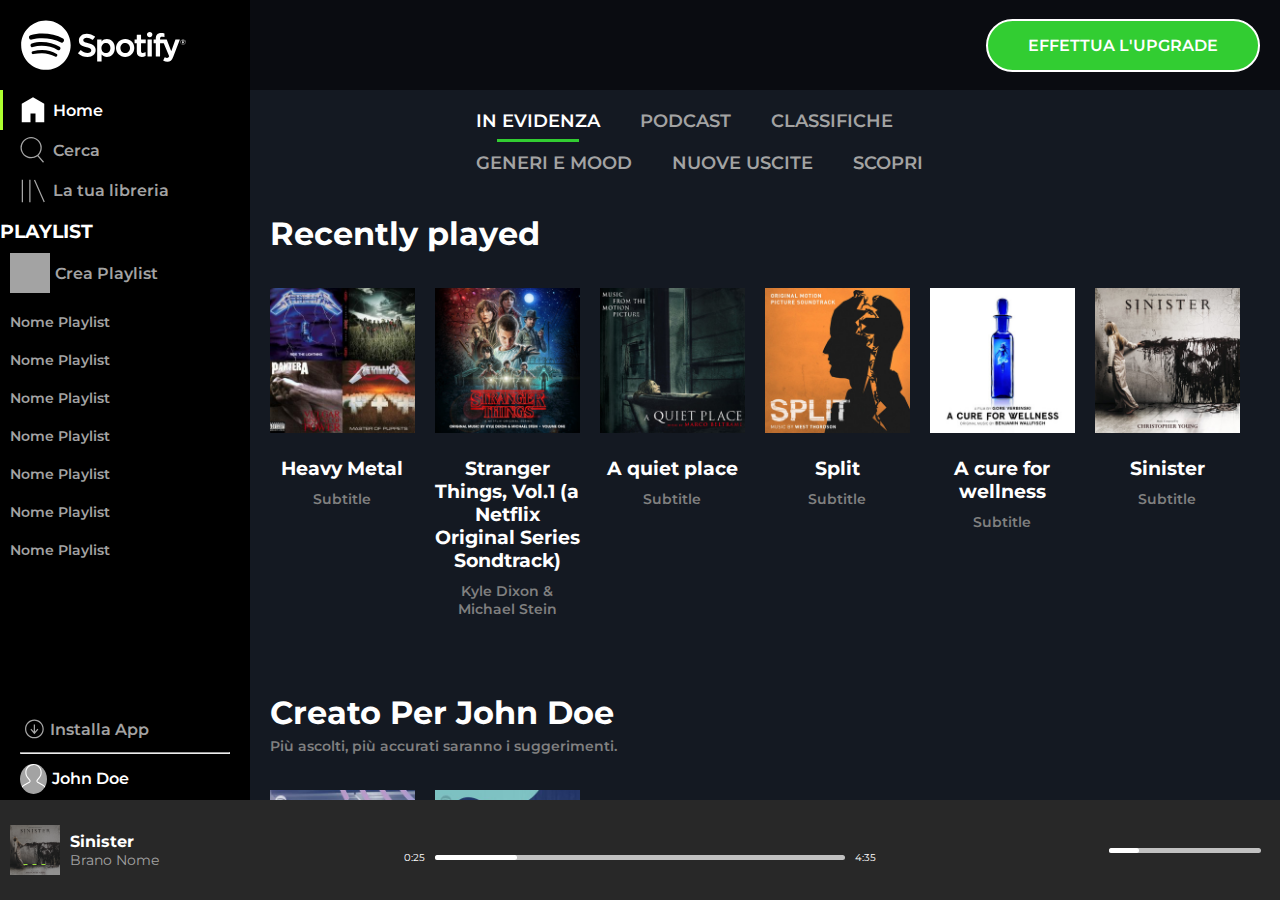
<file: BONUS/index.html>
<!DOCTYPE html>
<html lang="en">
<head>
    <meta charset="UTF-8">
    <meta http-equiv="X-UA-Compatible" content="IE=edge">
    <meta name="viewport" content="width=device-width, initial-scale=1.0">
    <link rel="preconnect" href="https://fonts.googleapis.com">
    <link rel="preconnect" href="https://fonts.gstatic.com" crossorigin>
    <link rel="preconnect" href="https://fonts.googleapis.com">
<link rel="preconnect" href="https://fonts.gstatic.com" crossorigin>
<link href="https://fonts.googleapis.com/css2?family=Montserrat:ital,wght@0,100;0,200;0,300;0,400;0,500;0,600;0,700;0,800;0,900;1,100;1,200;1,300;1,400;1,500;1,600;1,700;1,800;1,900&display=swap" rel="stylesheet">
    <link rel="icon" type="image/ico" href="../img/favicon.ico"/>
    <link rel="stylesheet" href="https://cdnjs.cloudflare.com/ajax/libs/font-awesome/5.15.3/css/all.min.css" integrity="sha512-iBBXm8fW90+nuLcSKlbmrPcLa0OT92xO1BIsZ+ywDWZCvqsWgccV3gFoRBv0z+8dLJgyAHIhR35VZc2oM/gI1w==" crossorigin="anonymous" referrerpolicy="no-referrer" />
    <link rel="stylesheet" href="css/style.css">
    <title>SpotifyWeb BONUS</title>
</head>
<body class="">
    <!-- Contenitore Totale -->
    <div class="wrapper">
        <main class="">
            <!-- Menu laterale -->
            <div class="sidebar">
                <div class="side-top">
                    <img id="logo" src="../img/logo.svg" alt="Logo Spotify">
                    <img id="logo-small" src="../img/logo-small.svg" alt="Logo Spotify Small">
                    <div class="menu-side">
                        <div class="option side-active">
                            <img src="../img/home.svg" alt="Logo Home">
                            <p>Home</p>
                        </div>
                        <div class="option">
                            <img src="../img/search.svg" alt="Logo Serch">
                            <p>Cerca</p>
                        </div>
                        <div class="option">
                            <img src="../img/libreria.svg" alt="Logo Libreria">
                            <p>La tua libreria</p>
                        </div>
                    </div>
                    
                    <h3>PLAYLIST</h3>
                    <div class="playlist-create"> <div class="plus"><i class="fas fa-plus"></i></div> <p>Crea Playlist</p></div>
                    <div class="all-playlist">
                        <div class="list">
                            <div class="playlist-name"><p>Nome Playlist</p></div>
                            <div class="playlist-name"><p>Nome Playlist</p></div>
                            <div class="playlist-name"><p>Nome Playlist</p></div>
                            <div class="playlist-name"><p>Nome Playlist</p></div>
                            <div class="playlist-name"><p>Nome Playlist</p></div>
                            <div class="playlist-name"><p>Nome Playlist</p></div>
                            <div class="playlist-name"><p>Nome Playlist</p></div>
                        </div>                    
                    </div>
                </div>

                <div class="menage">
                    <div class="menage-option"><img src="../img/download.svg" alt="Download Logo"><p>Installa App</p></div>
                    <hr>
                    <div class="menage-option"><img src="../img/profile.svg" alt="Profile Logo"><p>John Doe</p></div>
                </div>                
            </div>
            <!-- / Menu laterale -->
            
            <!-- Contenuto Principale -->
            <div class="main-content">
                <div class="upgrade-bar">
                    <a id="upgrade-btn" href="#">EFFETTUA L'UPGRADE</a>
                </div>
                <div class="main-wrap">
                    <div class="toolbar">
                        <div class="tool-btn tool-active">
                            <a href="#">IN EVIDENZA</a>
                            <div class="greenbottom"></div>                     
                        </div>
                        <div class="tool-btn">
                            <a href="#">PODCAST</a>
                            <div class="greenbottom"></div>                     
                        </div>
                        <div class="tool-btn">
                            <a href="#">CLASSIFICHE</a>
                            <div class="greenbottom"></div>                     
                        </div>
                        <div class="tool-btn">
                            <a href="#">GENERI E MOOD</a>
                            <div class="greenbottom"></div>                     
                        </div>
                        <div class="tool-btn">
                            <a href="#">NUOVE USCITE</a>
                            <div class="greenbottom"></div>                     
                        </div>
                        <div class="tool-btn">
                            <a href="#">SCOPRI</a>
                            <div class="greenbottom"></div>                     
                        </div>
                    </div>
                    <div class="row">
                        <h1>Recently played</h1>
                        <div class="box">
                            <div class="song">
                                <div class="img-song">
                                    <img src="../img/metal_lifting.jpg" alt="Heavy Metal cover">
                                    <i id="play-button" class="far fa-play-circle play"></i>
                                </div>
                                <h3>Heavy Metal</h3>
                                <p>Subtitle</p>
                            </div>
                            <div class="song">
                                <div class="img-song">
                                    <img src="../img/stranger.jpeg" alt="Stranger Things cover">
                                    <i id="play-button" class="far fa-play-circle play"></i>
                                </div>
                                <h3>Stranger Things, Vol.1 (a Netflix Original Series Sondtrack)</h3>
                                <p>Kyle Dixon & Michael Stein</p>
                            </div>
                            <div class="song">
                                <div class="img-song">
                                    <img src="../img/aquietplace.jpeg" alt="A Quiet Place cover">
                                    <i id="play-button" class="far fa-play-circle play"></i>
                                </div>
                                <h3>A quiet place</h3>
                                <p>Subtitle</p>
                            </div>
                            <div class="song">
                                <div class="img-song">
                                    <img src="../img/split.jpeg" alt="Split cover">
                                    <i id="play-button" class="far fa-play-circle play"></i>
                                </div>
                                <h3>Split</h3>
                                <p>Subtitle</p>
                            </div>
                            <div class="song">
                                <div class="img-song">
                                    <img src="../img/cure.jpeg" alt="A Cure fon Wellness cover">
                                    <i id="play-button" class="far fa-play-circle play"></i>
                                </div>
                                <h3>A cure for wellness</h3>
                                <p>Subtitle</p>
                            </div>
                            <div class="song">
                                <div class="img-song">
                                    <img src="../img/sinister.jpeg" alt="Sinister cover">
                                    <i id="play-button" class="far fa-play-circle play"></i>
                                </div>
                                <h3>Sinister</h3>
                                <p>Subtitle</p>
                            </div>    
                        </div>
                    </div>
                    
                    <div class="row">
                        <h1>Creato Per John Doe</h1>
                        <p id="desc">Più ascolti, più accurati saranno i suggerimenti.</p>
                        <div class="box">
                            <div class="song">
                                <div class="img-song">
                                    <img src="../img/radar.jpeg" alt="Release Radar cover">
                                    <i id="play-button" class="far fa-play-circle play"></i>
                                </div>
                                <h3>Release Radar</h3>
                            </div>
                            <div class="song">
                                <div class="img-song">
                                    <img src="../img/mixdaily.jpeg" alt="Daily Mix cover">
                                    <i id="play-button" class="far fa-play-circle play"></i>
                                </div>
                                <h3>Daily Mix 1</h3>
                            </div>
                        </div>
                    </div>
                    
                    <div class="row">
                        <h1>Artisti più popolari</h1>
                        <p id="desc">Più ascolti, più accurati saranno i suggerimenti.</p>
                        <div class="box">
                            <div class="song artist">
                                <div class="img-song">
                                    <img src="../img/youg.jpeg" alt="Lana Del Rey cover">
                                    <i id="play-button" class="far fa-play-circle play"></i>
                                </div>
                                <h3>Lana Del Rey</h3>
                            </div>
                            <div class="song artist">
                                <div class="img-song">
                                    <img src="../img/einaudi.jpeg" alt="Ludovico Enaudi cover">
                                    <i id="play-button" class="far fa-play-circle play"></i>
                                </div>
                                <h3>Ludovico Enaudi</h3>
                            </div>
                        </div>
                    </div>
                </div>
            </div>
            <!-- / Contenuto Principale -->
        </main>

        <footer>
            <div class="main-footer">
                <div class="footer-left">
                    <div class="footer-song">
                        <div class="act-song"><img src="../img/sinister.jpeg" alt="Sinister Cover Album">
                            <i id="pause-button" class="far fa-pause-circle"></i>
                            <div class="now playing" id="music">
                                <span class="bar n-1">-</span>
                                <span class="bar n-2">-</span>
                                <span class="bar n-3">-</span>

                            </div>
                        </div>
                        <div class="song-info">
                            <h3>Sinister</h3>
                            <p>Brano Nome</p>
                        </div>
                    </div>
                    <div class="left-icons">
                        <i id="heart" class="far fa-heart"></i>
                        <i class="far fa-folder"></i>
                    </div>
                </div>
                <div class="footer-player">
                    <div class="player">
                        <i class="fas fa-random"></i>
                        <i class="fas fa-step-backward"></i>
                        <i class="far fa-play-circle play"></i>
                        <i class="fas fa-step-forward"></i>
                        <i class="fas fa-redo"></i>
                    </div>
                    <div class="progression">
                        <div class="time"><span>0:25</span></div>
                        <div class="bar">
                            <div class="loaded"></div>
                            <div class="circle"></div>
                        </div>
                        <div class="time"><span>4:35</span></div>
                    </div>                    
                </div>
                <div class="footer-right">
                    <i class="fas fa-list-ul"></i>
                    <i class="fas fa-desktop"></i>
                    <i class="fas fa-volume-up"></i>
                    <div class="progression">
                    <div class="bar">
                        <div class="loaded"></div>
                        <div class="circle"></div>
                    </div>
                </div>
            </div>
        </footer>
    </div>
    <!-- / Contenitore Totale -->
</body>
</html>
</file>
<file: BONUS/css/style.css>
* {
    margin: 0;
    padding: 0;
    box-sizing: border-box;
}

body {
    font-family: 'Montserrat', sans-serif;
}

.wrapper {
    width: 100%;
    height: 100vh;
}

/* Common */

.clearfix::after {
    content: "";
    clear: both;
    display: table;
}

/* .sidebar,
.main-content {
    float: left;
} */

/* / Common */

/* Main */

main {
    display: flex;
    justify-content: flex-end;
    height: calc(100% - 100px);
    width: 100%;
    overflow-y: hidden;
}
/* Menu laterale */
.sidebar {
    position: relative;
    width: 250px;
    height: 100%;
    min-height: 480px;
    background-color: black;
    font-size: 16px;
    font-weight: 600;
    color: #a3a3a3;
}

.sidebar h3 {
    color: white;
}

#logo {
    height: 50px;
    margin: 20px;
}

.menu-side {
    display: flex;
    flex-direction: column;
    width: 100%;
    margin-bottom: 10px;
}

.option {
    display: flex;
    align-items: center;
    justify-content: flex-start;
    padding: 5px 15px;
    border-left: 3px solid transparent;
}

.option img {
    height: 30px;
    margin-right: 5px;
    filter: contrast(30%);
}

.side-active {
    color: white;
    border-left: 3px solid #adff2f;
}
.side-active img {
    filter: none;
}

.option:hover {
    cursor: pointer;
    border-left: 3px solid #adff2f;
}

.side-top {
    display: flex;
    flex-direction: column;
    justify-content: flex-start;
    align-items: flex-start;
    width: 100%;
    height: calc(100% - 90px);
}

.playlist-create:hover,
.list .playlist-name:hover {
    cursor: pointer;
    color: white;
}

.playlist-create:focus,
.playlist-create:focus .plus,
.list .playlist-name:focus {
    cursor: pointer;
    color: white;
}

.playlist-create:hover .plus {
    background-color: white;
}

.all-playlist {
    width: 100%;
    overflow-y: hidden;
}

.playlist-create {
    display: flex;
    align-items: center;
    justify-content: flex-start;
    padding: 10px;
}

.playlist-create .plus {
    display: inline-block;
    color: black;
    text-align: center;
    vertical-align: middle;
    font-size: 22px;
    font-weight: 900;
    width: 40px;
    height: 40px;
    line-height: 40px;
    background-color: #a3a3a3;
    margin-right: 5px;
}

.list {
    width: 100%;
    height: 100%;
    overflow-y: auto;
}

.playlist-name {
    font-size: 14px;
    padding: 10px;
}

.menage {
    display: flex;
    flex-direction: column;
    justify-content: center;
    width: 100%;
    height: 90px;
    padding: 0 20px;
}

.menage-option {
    display: flex;
    justify-content: flex-start;
    align-items: center;
    margin: 10px 0;
}

.menage-option:first-child img {
    height: 25px;
    filter: contrast(30%);
    margin-right: 5px;
}

.menage-option:last-child img {
    height: 30px;
    background-color: #a3a3a3;
    border-radius: 50%;
    margin-right: 5px;
}

.menage-option:last-child p {
    color: white;
}

.menage-option:hover {
    cursor: pointer;
    color: white;
}

.menage-option:first-child:hover img {
    filter: none;
}

#logo-small {
    position: absolute;
    top: 5px;
    left: 50%;
    transform: translateX(-50%);
    height: 30px;
    display: none;
}

/* /Menu laterale */

/* Contenuto Principale */

.main-content {
    position: relative;
    width: calc(100% - 250px);
    height: 100%;
}

/* Barra Upgrade */
.upgrade-bar {
    position: absolute;
    display: flex;
    justify-content: flex-end;
    align-items: center;
    top: 0;
    width: 100%;
    height: 90px;
    background-color: rgba(0, 0, 0, 0.5);
    z-index: 999;
}

#upgrade-btn {
    text-decoration: none;
    font-weight: 600;
    color: white;
    padding: 15px 40px;
    border: 2px solid white;
    border-radius: 30px;
    margin: 0 20px;
}

#upgrade-btn {
    animation:jump-and-bg 2s ease 0s infinite normal;
    background-color:#32CD32;
    
}

@keyframes jump-and-bg {
    0% { 
        transform:translateY(0);
        background-color: #32CD32; 
    }
    20% { 
        transform:translateY(0); 
    }
    40% {
         transform:translateY(-20px); 
        }
    50% {
         transform:translateY(0); 
         background-color: #96ff33;
         color: black;
        }
    60% {
         transform:translateY(-10px); 
        }
    80% {
         transform:translateY(0); 
        }
    100% {
         transform:translateY(0);
         background-color: #32CD32; 
        }
    }
/* / Barr Upgrade */

.main-wrap {
    width: 100%;
    height: 100%;
    padding-top: 90px;
    overflow-y: auto;
    background-color:#141922;
}

.main-wrap::-webkit-scrollbar-track {
    border: 1px solid #000;
    padding: 2px 0;
    background-color: #404040;
  }
  
  .main-wrap::-webkit-scrollbar {
    width: 10px;
  }
  
  .main-wrap::-webkit-scrollbar-thumb {
    border-radius: 10px;
    box-shadow: inset 0 0 6px rgba(0,0,0,.3);
    background-color: #a3a3a3;
    border: 1px solid #000;
  }

.toolbar {
    display: flex;
    justify-content: flex-start;
    flex-wrap: wrap;
    width: 60%;
    margin: 10px auto;
}

.tool-btn {
    position: relative;
    padding: 10px 0;
}

.toolbar a {
    text-decoration: none;
    color: #a3a3a3;
    font-size: 18px;
    font-weight: 600;
    margin: 20px;
}

.greenbottom {
    position: absolute;
    bottom: 0;
    left: 50%;
    transform: translateX(-50%);
    height: 3px;
    width: 50%;
    background-color: limegreen;
    display: none;
}

.tool-active .greenbottom {
    display: block;
}

.tool-active a {
    color: white;
}

.tool-btn:hover a {
    color: white;
}
.tool-btn:hover .greenbottom {
    display: block;
}

.row {
    width: 100%;
    padding: 20px 0px;

}

.box {
    display: flex;
    justify-content: flex-start;
    flex-wrap: wrap;
    width: 100%;
    margin: 35px 0;
    padding: 0 20px;
}

.row h1 {
    color: white;
    margin: 0 20px;
}

#desc {
    color: gray;
    font-size: 14px;
    font-weight: 600;
    margin-left: 20px;
    margin-top: 5px;    
}

.song {
    display: flex;
    flex-direction: column;
    align-items: center;
    flex-shrink: 0;
    width: calc((100% / 6) - 20px);
    margin-right: 20px;
    text-align: center;
    cursor: pointer;

}
.img-song {
    position: relative;
    width: 100%;
    margin-bottom: 20px;
}

.img-song img {
    width: 100%;
}

.song h3 {
    color: white;
    margin-bottom: 10px;
}

.song p {
    color: gray;
    font-weight: 600;
    font-size: 14px;
}

.artist img {
    border-radius: 50%;
}

#play-button {
    position: absolute;
    top: 50%;
    left: 50%;
    transform: translate(-50%, -50%);
    font-size: 50px;
    color: white;
    display: none;
}

.song:hover .img-song img {
    opacity: 0.4;
}

.song:hover #play-button {
    display: block;
}

/* / Contenuto Principale */

/* Footer */

/* Footer Sinistra */
footer {
    width: 100%;
    height: 100px;
    background-color: #282828;
}

.main-footer {
    display: flex;
    justify-content: space-between;
    align-items: center;
    width: 100%;
    height: 100%;    
}

.footer-left {
    display: flex;
    justify-content: space-between;
    align-items: center;
    width: 250px;
    height: 100%;
    padding: 0 10px;
}

.footer-right {
    display: flex;
    justify-self: flex-end;
    align-items: center;
    justify-content: flex-end;
    width: 250px;
    height: 100%;
}

.footer-player {
    display: flex;
    flex-direction: column;
    align-items: center;
    justify-content: center;
    width: 40%;
    height: 100%;
}

.footer-song {
    display: flex;
    justify-content: flex-start;
    align-items: center;
    height: 100%;
    color: #a3a3a3;
}

.song-info h3 {
    font-size: 16px;
    color: white;
}

.song-info p {
    font-size: 14px;
}

.song-info p:hover {
    cursor: pointer;
    text-decoration: underline;
    color: white;
}

.act-song {
    position: relative;
    height: 50px;
    width: 50px;
    margin-right: 10px;
}

.act-song img {
    height: 100%;
    opacity: 0.5;
}

.left-icons {
    display: flex;
    justify-content: space-between;
    align-items: center;
}

.left-icons i {
    font-size: 20px;
    margin: 0 5px;
    color: #a3a3a3;
}

.left-icons i:hover {
    color: white;
    cursor: pointer;
}

#heart {
    animation:pulse 1s linear 0s infinite normal;
}

@keyframes pulse {
    0% {
        transform: scale(1);
    }
    50% { 
        transform: scale(1.2); 
    }
    100% {transform: scale(1); 
    }
}

#heart:hover {
    font-weight: 900;
}

#pause-button {
    position: absolute;
    z-index: 33;
    top: 0;
    left: 0;
    background-color: rgba(0, 0, 0, 0.5);
    font-size: 20px;
    color: white;
    width: 50px;
    height: 50px;
    line-height: 50px;
    text-align: center;
    vertical-align: middle;
    display: none;
}

.act-song:hover #pause-button {
    display:block;
    cursor: pointer;
}
.playing {
    position: absolute;
    top: 50%;
    left: 50%;
    width: auto;
    transform: translateX(-50%);
  }
  
  .now.playing .bar {
    display: inline-block;
    position: relative;
    margin-right: 1px;
    width: 4px;
    height: 1px;
    overflow: hidden;
    background: linear-gradient(to bottom, #32CD32, #fff347);
    color: transparent;
    animation-name: music-pulse;
    animation-duration: 1s;
    animation-iteration-count: infinite;
  }

  .n-1 {
    animation-delay: 0.5s;
  }

  .n-2 {
    animation-delay: 1s;
  }

  .n-3 {
    animation-delay: 1.8s;
  }

  @keyframes music-pulse {
    0% {
      height: 1px;
      margin-top: 0;
    }
    10% {
      height: 20px;
      margin-top: -40px;
    }
    50% {
      height: 10px;
      margin-top: -20px;
    }
    60% {
      height: 15px;
      margin-top: -30px;
    }
    80% {
      height: 30px;
      margin-top: -60px;
    }
    100% {
      height: 1px;
      margin-top: 0;
    }
  }

/* / Footer Sinistra */

/* Player Centrale */
.player {
    display: flex;
    text-align: center;
    color: white;
    align-items: center;
}

.player i {
    font-size: 16px;
    margin: 0px 20px;
    cursor: pointer;
}

.player .play {
    font-size: 35px;
}

.player .play:hover {
    transform: scale(1.1);
}

.progression {
    display: flex;
    justify-content: center;
    align-items: center;
    width: 100%;
    margin-top: 15px;
}

.progression .time {
    color: white;
    margin: 0px 10px;
    font-size: 10px;
}

.footer-player .bar {
    height: 5px;
    width: 80%;
    min-width: 150px;
    background-color: #c1c1c1;
    position: relative;
    cursor: pointer;
    border-radius: 5px;
}

.loaded {
    width: 20%;
    position: absolute;
    left: 0;
    height: 5px;
    border-radius: 5px;
    background-color: white;
    cursor: pointer;
}

.bar:hover .loaded {
    background-color: limegreen;
}

.circle {
    display: none;
    position: absolute;
    left: 18%;
    top: 50%;
    width: 15px;
    height: 15px;
    border-radius: 50%;
    transform: translate(0%, -50%);
    background-color: white;
}

.bar:hover .circle {
    display: block;
}
/* / Player Centrale */

/* Footer Destra */
.footer-right i {
    color: white;
    margin: 10px;
    cursor: pointer;
}
.footer-right .progression {
    display: flex;
    width: 80%;
    margin-top: 0px;
}

.footer-right .bar {
    position: relative;
    width: 80%;
    height: 5px;
    border-radius: 5px;
    background-color: #c1c1c1;
    cursor: pointer;
}
/* / Footer Destra */

/* / Footer */

/* Media Query */

@media (max-width: 1120px) {
    .song {
        width: calc((100% / 4) - 20px);
    }
}

@media (max-width: 800px) {    
    .song {
        width: calc((100% / 2) - 20px);
    }
}

@media (max-width: 700px) {
    main .sidebar {
        width: 50px;
    }

    main .main-content {
        width: calc(100% - 50px);
    }

    .side-active {
        border-left: none;
    }

    #logo, 
    .option p,
    .side-top h3,
    .playlist-create,
    .all-playlist,
    .menage p,
    .menage hr {
        display: none;
    }

    .option {
        display: inline-block;
        padding: 5px 0;
    }

    .menu-side {
        align-items: center;
        position: absolute;
        top: 40px;
    }

    #logo-small {
        display: inline-block;
    }
    
    .menage {
        align-items: center;
    }

}

/* BONUS MEDIA QUERY (Scomparsa barra "Upgrade" */
@media (max-height: 550px) {
    .upgrade-bar {
        display: none;
    }

    .main-wrap {
        padding-top: 10px;
    }
}

/* / BONUS MEDIA QUERY */


/* / Media Query */
/* Debug */
.debug .wrapper {
    background-color: lightblue;
}

/* Contenuto Principale */
.debug .wrapper .main-content {
    background-color: lightgreen;
    border: 1px solid green;
}

.debug .main-wrap {
    background-color: burlywood;
}

.debug .upgrade-bar {
    background-color: cadetblue;
}

.debug .toolbar {
    background-color: white;
}

.debug .box {
    background-color: red;
}
/* / Contenuto Principale */

/* Sidebar */
.debug .wrapper .sidebar {
    border: 1px solid black;
}

.debug .wrapper .menu-side {
    /* background-color: lightskyblue; */
    border: 1px solid blue;
}

.debug .wrapper .menu-side .option {
    border: 1px solid white;
}

.debug .wrapper .all-playlist {
    background-color: greenyellow;
    border: 1px solid yellow;
}

.debug .wrapper .menage {
    background-color: lightsteelblue;
    border: 1px solid yellow;
}
/* / Sidebar */

/* Footer */
.debug .wrapper footer {
    background-color: lightcoral;
}

.debug .main-footer {
    background-color: thistle;
}

.debug .footer-left {
    background-color: turquoise;
}

.debug .footer-player {
    background-color: yellowgreen;
}

.debug .footer-right {
    background-color: lightskyblue;
}
/* / Footer */

/* / Debug */
</file>
